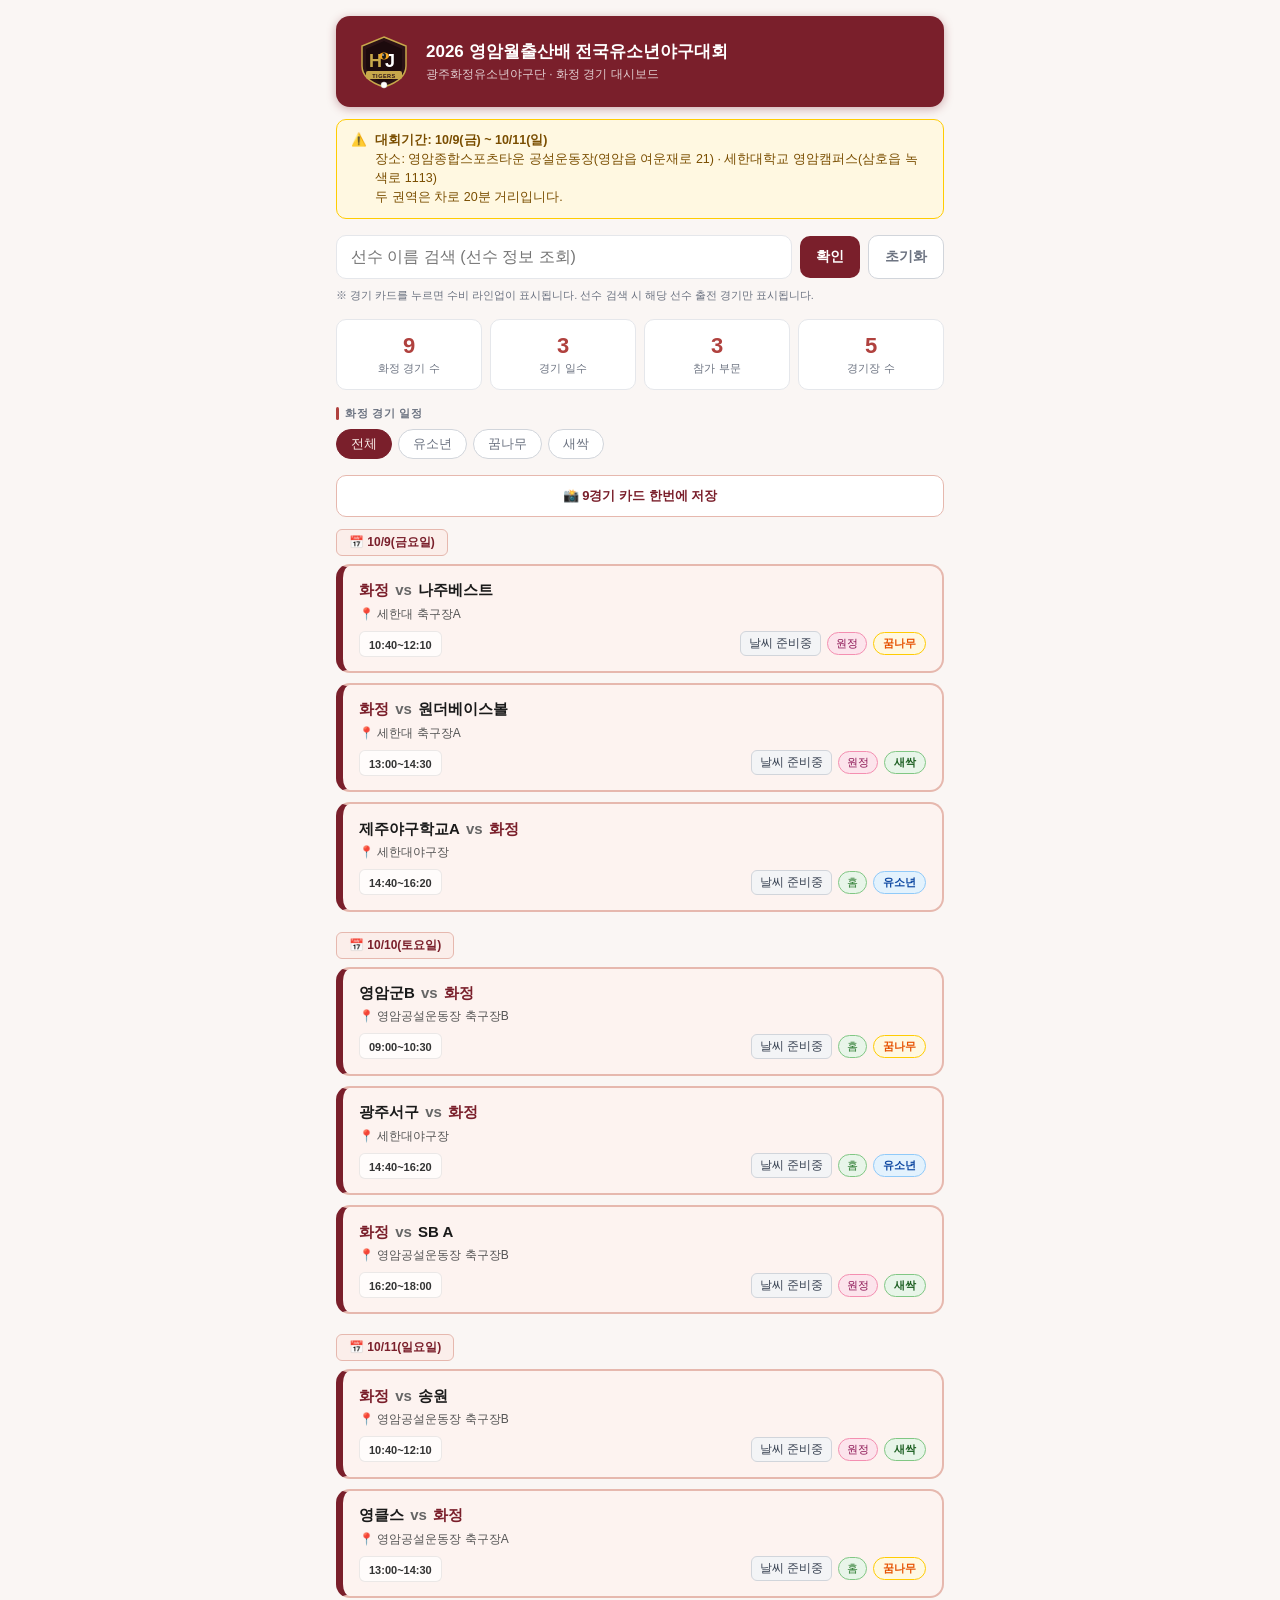
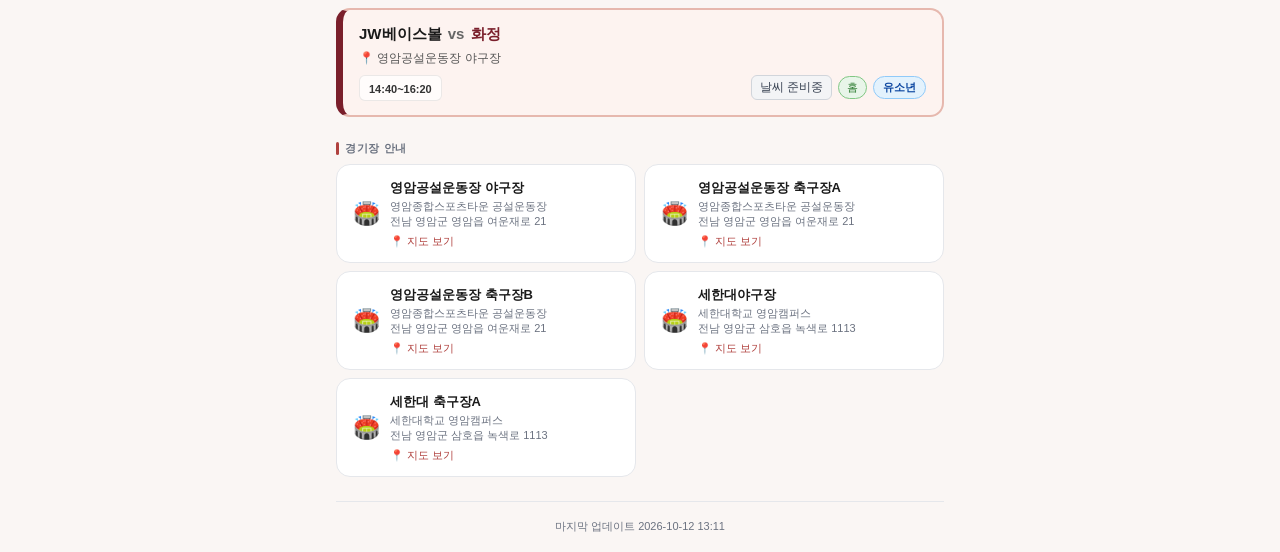
<file: index.html>
<!DOCTYPE html>
<html lang="ko">
<head>
<meta charset="UTF-8">
<meta name="viewport" content="width=device-width, initial-scale=1.0, maximum-scale=1.0">
<title>광주화정유소년야구단 대시보드</title>
<link rel="stylesheet" href="assets/app.css">
</head>
<body>
<div class="gov" id="gov" onclick="closeGame(event)">
  <div class="gpop" id="gpop" onclick="event.stopPropagation()">
    <div class="gph"><h3 id="gpTitle"></h3><button class="xbtn" onclick="closeGame()">✕</button></div>
    <div class="gpb" id="gpBody"></div>
  </div>
</div>
<div class="plov" id="plov" onclick="closePl()">
  <div class="plpop" onclick="event.stopPropagation()">
    <div class="mhd"><div class="mav" id="mAv"></div><div><div class="mname" id="mName"></div><div class="mnum" id="mNum"></div></div></div>
    <div class="mrows" id="mRows"></div>
    <button class="mcls" onclick="closePl()">닫기</button>
  </div>
</div>
<div class="vpov" id="vpov" onclick="closeVp()">
  <div class="vppop" onclick="event.stopPropagation()">
    <div class="mhd"><span style="font-size:26px">🏟️</span><div class="mname" id="vpName"></div></div>
    <div style="border-top:.5px solid var(--br);padding-top:10px;">
      <div style="font-size:13px;color:var(--t2);margin-bottom:12px;line-height:1.7;" id="vpAddr"></div>
      <div style="font-size:11px;color:var(--t2);margin-bottom:6px;font-weight:600;">배정 경기</div>
      <div class="vptags" id="vpGames"></div>
      <a class="nbtn" id="vpLink" href="#" target="_blank">📍 네이버 지도로 찾아가기</a>
      <button class="mcls" onclick="closeVp()">닫기</button>
    </div>
  </div>
</div>
<div class="galov" id="galov">
  <div class="galhd"><span id="galTitle"></span><button class="xbtn" onclick="closeGal()">✕</button></div>
  <div class="galbody" id="galBody"></div>
</div>
<div class="wrap" id="mainWrap">
  <div class="hdr">
    <svg class="logo-svg" viewBox="0 0 56 56" xmlns="http://www.w3.org/2000/svg">
      <path d="M28 3 L50 12 L50 32 Q50 46 28 53 Q6 46 6 32 L6 12 Z" fill="#2b1216" stroke="#c8a84b" stroke-width="1.5"/>
      <path d="M28 7 L46 15 L46 32 Q46 43 28 49 Q10 43 10 32 L10 15 Z" fill="#1c0a0d"/>
      <text x="13" y="33" font-family="Arial Black,sans-serif" font-weight="900" font-size="18" fill="#c8a84b" letter-spacing="-1">H</text>
      <text x="29" y="33" font-family="Arial Black,sans-serif" font-weight="900" font-size="18" fill="#ffffff" letter-spacing="-1">J</text>
      <ellipse cx="28" cy="22" rx="5" ry="3.5" fill="#f5a623"/>
      <ellipse cx="28" cy="22" rx="2" ry="3" fill="#1a1a1a"/>
      <circle cx="27" cy="21" r="0.8" fill="#fff"/>
      <rect x="10" y="37" width="36" height="8" rx="2" fill="#c8a84b"/>
      <text x="28" y="43.5" font-family="Arial,sans-serif" font-weight="700" font-size="5.5" fill="#2b1216" text-anchor="middle" letter-spacing="0.5">TIGERS</text>
      <circle cx="28" cy="51" r="3" fill="#fff" stroke="#ccc" stroke-width=".5"/>
    </svg>
    <div>
      <h1 id="hdrTitle">불러오는 중…</h1>
      <p>광주화정유소년야구단 · 화정 경기 대시보드</p>
    </div>
  </div>
  <div class="notice"><span>⚠️</span><div id="noticeBox"></div></div>
  <div class="search-bar">
    <input type="text" id="playerSearch" placeholder="선수 이름 검색 (선수 정보 조회)"
           onkeydown="if(event.key==='Enter') doSearch()" autocomplete="off">
    <button type="button" class="btn-confirm" onclick="doSearch()">확인</button>
    <button type="button" class="btn-reset" onclick="clearSearch()">초기화</button>
  </div>
  <div class="search-note">※ 경기 카드를 누르면 수비 라인업이 표시됩니다. 선수 검색 시 해당 선수 출전 경기만 표시됩니다.</div>
  <div class="stats" id="stats"></div>
  <div class="sec">화정 경기 일정</div>
  <div class="search-info" id="searchInfo"></div>
  <div id="searchCand"></div>
  <div class="filters" id="filters"></div>
  <div id="bulkbar"></div>
  <div id="glist"></div>
  <div class="sec" style="margin-top:1.5rem">경기장 안내</div>
  <div class="vrow" id="venues"></div>
  <div class="updated" id="updated"></div>
</div>
<script src="assets/app.js"></script>
</body>
</html>
</file>
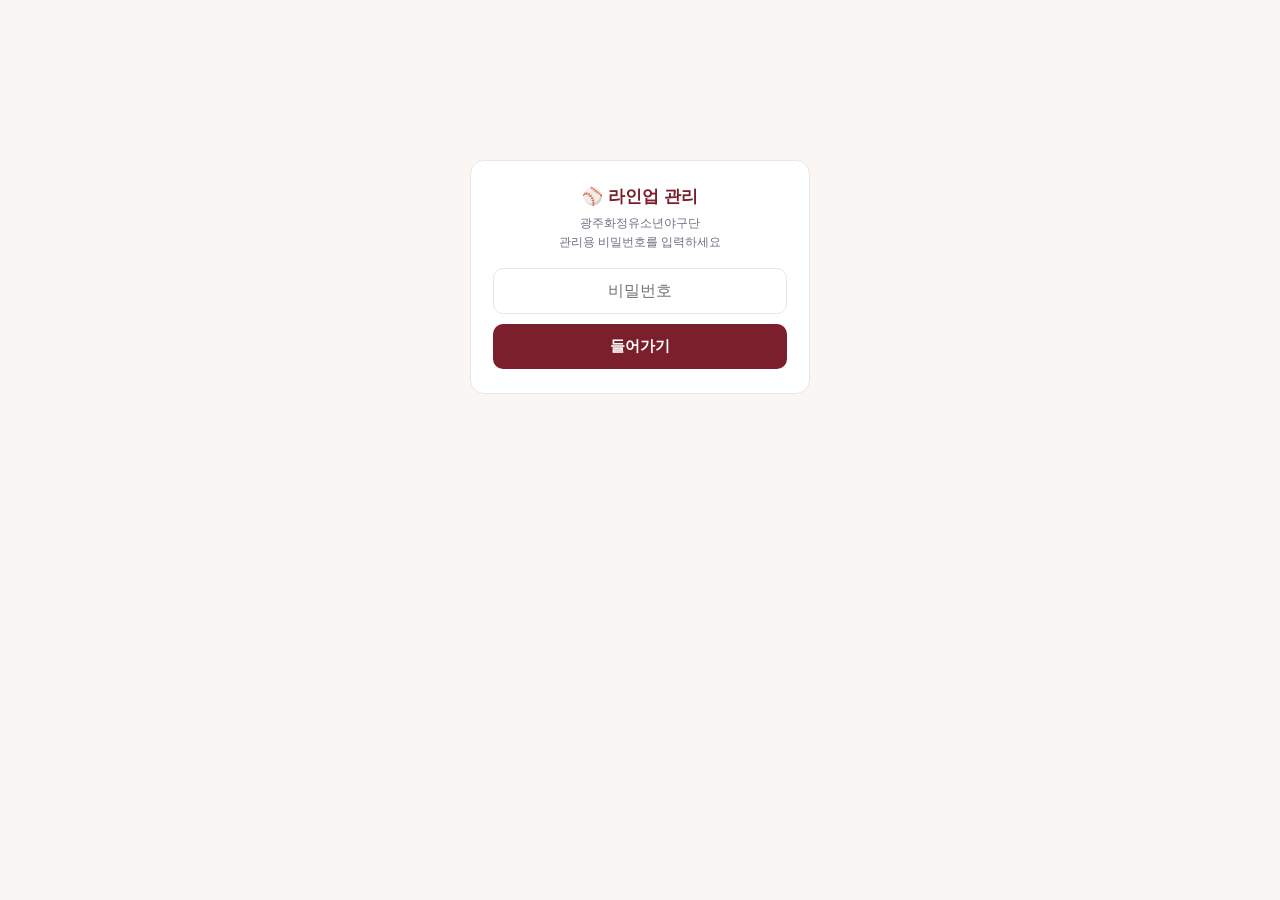
<file: admin.html>
<!DOCTYPE html>
<html lang="ko">
<head>
<meta charset="UTF-8">
<meta name="viewport" content="width=device-width, initial-scale=1.0">
<meta name="robots" content="noindex, nofollow">
<title>화정유소년야구단 - 라인업 관리</title>
<link rel="stylesheet" href="assets/app.css">
<style>
  .abar{background:var(--main);color:#fff;border-radius:var(--rl);padding:.9rem 1.1rem;margin-bottom:1rem;display:flex;align-items:center;justify-content:space-between;gap:10px;}
  .abar h1{font-size:16px;font-weight:700;}
  .abar p{font-size:11px;color:rgba(255,255,255,.75);margin-top:3px;}
  .abar a{color:#fff;font-size:11px;text-decoration:underline;opacity:.85;white-space:nowrap;}
  .demo{background:#fff8e1;border:1px solid #ffcc02;border-radius:var(--rm);padding:.7rem .9rem;margin-bottom:1rem;font-size:12.5px;color:#7a4e00;line-height:1.55;}
  .tabs{display:grid;grid-template-columns:1fr 1fr;gap:8px;margin-bottom:1rem;}
  .tab{padding:11px;border-radius:var(--rm);border:1.5px solid var(--br);background:var(--bg);color:var(--t2);font-size:14px;font-weight:700;cursor:pointer;font-family:inherit;}
  .tab.on{background:var(--light);border-color:var(--main);color:var(--txt);}
  .gsec{border:1px solid var(--br);border-radius:var(--rl);margin-bottom:10px;background:var(--bg);overflow:hidden;}
  .ghead{display:flex;align-items:center;gap:8px;padding:.85rem 1rem;cursor:pointer;background:var(--bg);}
  .ghead:hover{background:var(--bg2);}
  .gh-main{flex:1;min-width:0;}
  .gh-t{font-size:14px;font-weight:700;color:var(--tx);}
  .gh-s{font-size:11px;color:var(--t2);margin-top:3px;}
  .gh-n{font-size:11px;font-weight:700;padding:3px 9px;border-radius:999px;background:var(--light);color:var(--txt);border:.5px solid var(--border);white-space:nowrap;}
  .gh-n.warn{background:#fff1f0;color:#a3322f;border-color:#f0b7b2;}
  .chev{color:var(--b2);font-size:13px;}
  .gbody{display:none;padding:.25rem 1rem 1rem;border-top:1px solid var(--br);}
  .gsec.open .gbody{display:block;}
  .prow{display:flex;align-items:center;gap:10px;padding:7px 0;}
  .plab{width:74px;flex-shrink:0;font-size:12px;font-weight:600;color:var(--t2);}
  .prow select{flex:1;min-width:0;padding:10px;border-radius:var(--rs);border:1.5px solid var(--br);background:var(--bg);font-size:15px;font-family:inherit;color:var(--tx);}
  .prow select:focus{outline:none;border-color:var(--main);}
  .prow select.empty{color:var(--b2);}
  .prow select.dup{border-color:#c0392b;background:#fff5f4;}
  .ghint{font-size:11px;color:#a3322f;margin-top:8px;display:none;}
  .ghint.show{display:block;}
  .rlist{display:flex;flex-direction:column;gap:7px;margin-bottom:1rem;}
  .ritem{display:flex;align-items:center;gap:8px;background:var(--bg);border:1px solid var(--br);border-radius:var(--rm);padding:8px 10px;}
  .ritem .rn{flex:1;font-size:14px;font-weight:600;color:var(--tx);}
  .ritem input{width:72px;padding:8px;border-radius:var(--rs);border:1.5px solid var(--br);font-size:14px;font-family:inherit;text-align:center;}
  .ritem input:focus{outline:none;border-color:var(--main);}
  .rdel{border:none;background:none;color:#b0413e;font-size:13px;cursor:pointer;padding:6px;font-family:inherit;}
  .radd{display:flex;gap:8px;margin-bottom:1rem;}
  .radd input{padding:11px;border-radius:var(--rm);border:1.5px solid var(--br);font-size:15px;font-family:inherit;}
  .radd input.nm{flex:1;min-width:0;}
  .radd input.nu{width:84px;text-align:center;}
  .radd button{padding:11px 16px;border-radius:var(--rm);border:none;background:var(--mid);color:#fff;font-size:14px;font-weight:700;cursor:pointer;font-family:inherit;}
  .savebar2{position:sticky;bottom:0;background:linear-gradient(to top,var(--bg2) 72%,transparent);padding:14px 0 10px;margin-top:4px;}
  .bigsave{width:100%;padding:15px;border:none;border-radius:var(--rm);background:var(--main);color:#fff;font-size:16px;font-weight:700;cursor:pointer;font-family:inherit;}
  .bigsave:disabled{opacity:.45;cursor:default;}
  .savenote{font-size:11px;color:var(--t2);text-align:center;margin-top:7px;line-height:1.5;}
  .gate{max-width:340px;margin:16vh auto 0;background:var(--bg);border:1px solid var(--br);border-radius:var(--rl);padding:1.5rem 1.4rem;text-align:center;}
  .gate h2{font-size:17px;color:var(--txt);margin-bottom:6px;}
  .gate p{font-size:12px;color:var(--t2);margin-bottom:16px;line-height:1.6;}
  .gate input{width:100%;padding:13px;border-radius:var(--rm);border:1.5px solid var(--br);font-size:16px;font-family:inherit;text-align:center;margin-bottom:10px;}
  .gate input:focus{outline:none;border-color:var(--main);}
  .gate button{width:100%;padding:13px;border:none;border-radius:var(--rm);background:var(--main);color:#fff;font-size:15px;font-weight:700;cursor:pointer;font-family:inherit;}
  .gate .err{font-size:12px;color:#c0392b;margin-top:10px;display:none;}
  .gate .err.show{display:block;}
  .pv{display:none;position:fixed;inset:0;background:rgba(0,0,0,.6);z-index:900;align-items:flex-end;justify-content:center;}
  .pv.open{display:flex;}
  .pvbox{background:var(--bg);border-radius:var(--rl) var(--rl) 0 0;width:100%;max-width:640px;max-height:88vh;display:flex;flex-direction:column;}
  .pvh{display:flex;align-items:center;justify-content:space-between;padding:1rem 1.2rem .8rem;border-bottom:1px solid var(--br);}
  .pvh h3{font-size:15px;font-weight:700;color:var(--tx);}
  .pvb{overflow-y:auto;padding:1rem 1.2rem 1.5rem;}
  .chg{font-size:13px;line-height:1.7;color:var(--tx);}
  .chg b{color:var(--mid);}
  .chg .none{color:var(--t2);}
  .chg code{background:var(--bg2);padding:1px 6px;border-radius:4px;font-size:12px;}
</style>
</head>
<body>
<div class="pv" id="pv" onclick="if(event.target.id==='pv')closePv()">
  <div class="pvbox">
    <div class="pvh"><h3 id="pvTitle">변경 내용</h3><button class="xbtn" onclick="closePv()">✕</button></div>
    <div class="pvb"><div class="chg" id="pvBody"></div></div>
  </div>
</div>

<div class="wrap" id="gateWrap">
  <div class="gate">
    <h2>⚾ 라인업 관리</h2>
    <p>광주화정유소년야구단<br>관리용 비밀번호를 입력하세요</p>
    <input type="password" id="pw" placeholder="비밀번호" onkeydown="if(event.key==='Enter')unlock()">
    <button onclick="unlock()">들어가기</button>
    <div class="err" id="gateErr">비밀번호가 맞지 않습니다</div>
  </div>
</div>

<div class="wrap" id="app" style="display:none">
  <div class="abar">
    <div>
      <h1 id="tName">불러오는 중…</h1>
      <p id="tSub"></p>
    </div>
    <a href="./">대시보드 →</a>
  </div>
  <div class="demo" id="demoNote">
    <b>미리보기 모드입니다.</b> 지금은 저장 버튼을 눌러도 실제로 반영되지 않고, 무엇이 바뀌는지만 보여줍니다. 조작감을 확인해 보세요.
  </div>
  <div class="tabs">
    <button class="tab on" id="tabL" onclick="setTab('lineup')">라인업</button>
    <button class="tab" id="tabR" onclick="setTab('roster')">선수 명단</button>
  </div>
  <div id="paneLineup"></div>
  <div id="paneRoster" style="display:none"></div>
  <div class="savebar2">
    <button class="bigsave" id="saveBtn" onclick="save()">저장하기</button>
    <div class="savenote" id="saveNote">변경한 내용이 없습니다</div>
  </div>
</div>

<script>
/* 연결 후 이 값만 Worker 주소로 바꾸면 실제 저장이 동작합니다 */
const API = '';
const PASSWORD = 'hwajung';

const POS = [
  {key:'CF',label:'CF 중견'},{key:'LF',label:'LF 좌익'},{key:'RF',label:'RF 우익'},
  {key:'SS',label:'SS 유격'},{key:'B2',label:'2B 2루'},{key:'B3',label:'3B 3루'},
  {key:'SP',label:'SP 투수'},{key:'B1',label:'1B 1루'},{key:'C',label:'C 포수'},
  {key:'EH',label:'EH 지명'}
];
let T=null, ROSTER=null, orig=null, tab='lineup';

const disp = n => n.replace(/\(\d+\)$/,'');
const clone = o => JSON.parse(JSON.stringify(o));

function unlock(){
  const v=document.getElementById('pw').value.trim();
  if(v!==PASSWORD){ document.getElementById('gateErr').classList.add('show'); return; }
  sessionStorage.setItem('hjAuth','1');
  document.getElementById('gateWrap').style.display='none';
  document.getElementById('app').style.display='';
  boot();
}
if(sessionStorage.getItem('hjAuth')==='1'){
  document.getElementById('gateWrap').style.display='none';
  document.getElementById('app').style.display='';
  addEventListener('DOMContentLoaded',boot);
}

async function boot(){
  if(T) return;
  const [r,t]=await Promise.all([
    fetch('data/roster.json?v='+Date.now()).then(x=>x.json()),
    fetch('data/current.json?v='+Date.now()).then(x=>x.json())
  ]);
  ROSTER=r; T=t;
  orig={roster:clone(r), lineups:clone(t.lineups)};
  document.getElementById('tName').textContent=T.shortName||T.name;
  document.getElementById('tSub').textContent=`화정 ${T.games.length}경기 · 선수 ${Object.keys(ROSTER).length}명`;
  if(API) document.getElementById('demoNote').style.display='none';
  renderLineup(); renderRoster(); dirtyCheck();
}

function setTab(t){
  tab=t;
  document.getElementById('tabL').className='tab'+(t==='lineup'?' on':'');
  document.getElementById('tabR').className='tab'+(t==='roster'?' on':'');
  document.getElementById('paneLineup').style.display=t==='lineup'?'':'none';
  document.getElementById('paneRoster').style.display=t==='roster'?'':'none';
}

function names(){ return Object.keys(ROSTER).sort((a,b)=>disp(a).localeCompare(disp(b),'ko')); }

function renderLineup(){
  const byDate={};
  T.games.forEach(g=>{ (byDate[g.date]=byDate[g.date]||[]).push(g); });
  document.getElementById('paneLineup').innerHTML = Object.entries(byDate).map(([d,gs])=>`
    <div class="dlbl">📅 ${d}(${gs[0].dow}요일)</div>
    ${gs.map(g=>{
      const lu=T.lineups[g.id]||{};
      const n=POS.filter(p=>lu[p.key]).length;
      return `<div class="gsec" id="sec${g.id}">
        <div class="ghead" onclick="toggle('${g.id}')">
          <div class="gh-main">
            <div class="gh-t">${g.left} vs ${g.right}</div>
            <div class="gh-s">${g.time} · ${g.cat} · ${g.venue}</div>
          </div>
          <span class="gh-n" id="cnt${g.id}">${n}명</span>
          <span class="chev">▾</span>
        </div>
        <div class="gbody">
          ${POS.map(p=>`<div class="prow">
            <span class="plab">${p.label}</span>
            <select id="s_${g.id}_${p.key}" onchange="pick('${g.id}','${p.key}',this.value)">
              <option value="">— 선택 안 함 —</option>
              ${names().map(nm=>`<option value="${nm}"${lu[p.key]===nm?' selected':''}>${disp(nm)}${ROSTER[nm].num?'  '+ROSTER[nm].num:''}</option>`).join('')}
            </select>
          </div>`).join('')}
          <div class="ghint" id="hint${g.id}"></div>
        </div>
      </div>`;
    }).join('')}`).join('');
  T.games.forEach(g=>paint(g.id));
}

function toggle(id){ document.getElementById('sec'+id).classList.toggle('open'); }

function pick(gid,key,val){
  T.lineups[gid]=T.lineups[gid]||{};
  T.lineups[gid][key]=val;
  paint(gid); dirtyCheck();
}

function paint(gid){
  const lu=T.lineups[gid]||{};
  const seen={}, dups=new Set();
  POS.forEach(p=>{ const v=lu[p.key]; if(!v) return; if(seen[v]) dups.add(v); seen[v]=1; });
  POS.forEach(p=>{
    const el=document.getElementById(`s_${gid}_${p.key}`); if(!el) return;
    el.className = (!lu[p.key]?'empty ':'') + (lu[p.key]&&dups.has(lu[p.key])?'dup':'');
  });
  const n=POS.filter(p=>lu[p.key]).length;
  const cnt=document.getElementById('cnt'+gid);
  cnt.textContent=n+'명'; cnt.className='gh-n'+(dups.size?' warn':'');
  const h=document.getElementById('hint'+gid);
  if(dups.size){ h.textContent='⚠️ 같은 선수가 두 자리에 있습니다: '+[...dups].map(disp).join(', '); h.classList.add('show'); }
  else h.classList.remove('show');
}

function renderRoster(){
  document.getElementById('paneRoster').innerHTML=`
    <div class="radd">
      <input class="nm" id="newName" placeholder="선수 이름" autocomplete="off">
      <input class="nu" id="newNum" placeholder="등번호" inputmode="numeric" autocomplete="off">
      <button onclick="addPlayer()">추가</button>
    </div>
    <div class="rlist">
      ${names().map(n=>`<div class="ritem">
        <span class="rn">${disp(n)}</span>
        <input value="${ROSTER[n].num||''}" placeholder="—" inputmode="numeric"
               onchange="setNum('${n}',this.value)">
        <button class="rdel" onclick="delPlayer('${n}')">삭제</button>
      </div>`).join('')}
    </div>`;
}

function setNum(n,v){ ROSTER[n].num=v.trim(); dirtyCheck(); }

function addPlayer(){
  const nm=document.getElementById('newName').value.trim();
  const nu=document.getElementById('newNum').value.trim();
  if(!nm) return;
  let key=nm;
  if(ROSTER[nm]!==undefined || Object.keys(ROSTER).some(k=>disp(k)===nm)){
    if(!nu){ alert('같은 이름의 선수가 있습니다. 구분을 위해 등번호를 입력하세요.'); return; }
    key=`${nm}(${nu})`;
  }
  if(ROSTER[key]){ alert('이미 등록된 선수입니다.'); return; }
  ROSTER[key]={num:nu};
  document.getElementById('newName').value='';
  document.getElementById('newNum').value='';
  renderRoster(); renderLineup(); dirtyCheck();
}

function delPlayer(n){
  const used=T.games.filter(g=>Object.values(T.lineups[g.id]||{}).includes(n));
  if(used.length){
    alert(`${disp(n)} 선수는 ${used.length}개 경기 라인업에 들어 있습니다.\n먼저 해당 경기에서 빼주세요.`);
    return;
  }
  if(!confirm(`${disp(n)} 선수를 명단에서 지울까요?`)) return;
  delete ROSTER[n];
  renderRoster(); renderLineup(); dirtyCheck();
}

function diff(){
  const out=[];
  T.games.forEach(g=>{
    const a=orig.lineups[g.id]||{}, b=T.lineups[g.id]||{};
    POS.forEach(p=>{
      const x=a[p.key]||'', y=b[p.key]||'';
      if(x!==y) out.push({type:'lineup',g,pos:p.label,from:x,to:y});
    });
  });
  Object.keys(ROSTER).forEach(n=>{
    if(!orig.roster[n]) out.push({type:'add',name:n,num:ROSTER[n].num});
    else if((orig.roster[n].num||'')!==(ROSTER[n].num||''))
      out.push({type:'num',name:n,from:orig.roster[n].num||'없음',to:ROSTER[n].num||'없음'});
  });
  Object.keys(orig.roster).forEach(n=>{ if(!ROSTER[n]) out.push({type:'del',name:n}); });
  return out;
}

function dirtyCheck(){
  const d=diff();
  document.getElementById('saveBtn').disabled = d.length===0;
  document.getElementById('saveNote').textContent =
    d.length===0 ? '변경한 내용이 없습니다' : `${d.length}건 변경됨`;
}

function changeHtml(d){
  if(!d.length) return '<span class="none">변경한 내용이 없습니다.</span>';
  const L=d.filter(x=>x.type==='lineup'), R=d.filter(x=>x.type!=='lineup');
  let h='';
  if(L.length){
    h+='<b>라인업</b><br>';
    L.forEach(x=>{
      h+=`· ${x.g.date} ${x.g.cat} — ${x.pos}: `+
         `<code>${x.from?disp(x.from):'빈자리'}</code> → <code>${x.to?disp(x.to):'빈자리'}</code><br>`;
    });
  }
  if(R.length){
    h+=(L.length?'<br>':'')+'<b>선수 명단</b><br>';
    R.forEach(x=>{
      if(x.type==='add') h+=`· 추가: ${disp(x.name)} ${x.num||'(번호 없음)'}<br>`;
      if(x.type==='del') h+=`· 삭제: ${disp(x.name)}<br>`;
      if(x.type==='num') h+=`· ${disp(x.name)} 등번호 ${x.from} → ${x.to}<br>`;
    });
  }
  return h;
}

function stamp(){
  const d=new Date(), p=n=>String(n).padStart(2,'0');
  return `${d.getFullYear()}-${p(d.getMonth()+1)}-${p(d.getDate())} ${p(d.getHours())}:${p(d.getMinutes())}`;
}

async function save(){
  const d=diff();
  if(!d.length) return;
  if(!API){
    document.getElementById('pvTitle').textContent='이렇게 저장됩니다';
    document.getElementById('pvBody').innerHTML=changeHtml(d)+
      '<br><br><span class="none">미리보기 모드라 실제로는 저장되지 않았습니다.</span>';
    document.getElementById('pv').classList.add('open');
    return;
  }
  const btn=document.getElementById('saveBtn');
  btn.disabled=true; btn.textContent='저장 중…';
  try{
    T.updated=stamp();
    const res=await fetch(API,{
      method:'POST',
      headers:{'Content-Type':'application/json'},
      body:JSON.stringify({password:PASSWORD, current:T, roster:ROSTER})
    });
    if(!res.ok) throw new Error('HTTP '+res.status);
    orig={roster:clone(ROSTER), lineups:clone(T.lineups)};
    document.getElementById('pvTitle').textContent='저장했습니다';
    document.getElementById('pvBody').innerHTML=changeHtml(d)+
      '<br><br><span class="none">1~2분 뒤 대시보드에 반영됩니다.</span>';
    document.getElementById('pv').classList.add('open');
  }catch(e){
    alert('저장하지 못했습니다.\n잠시 뒤 다시 시도해 주세요.\n\n'+e.message);
  }finally{
    btn.textContent='저장하기'; dirtyCheck();
  }
}

function closePv(){ document.getElementById('pv').classList.remove('open'); }
</script>
</body>
</html>
</file>
<file: assets/app.css>
:root{
    --main:#7a1f2b;--mid:#b0413e;--light:#fbeeea;--border:#e6b8ae;--field:#2b1216;--txt:#7a1f2b;
    --bg:#fff;--bg2:#faf6f4;--tx:#1a1a1a;--t2:#6b7280;--br:#e5e7eb;--b2:#d1d5db;
    --rs:6px;--rm:10px;--rl:14px;
  }
  *{box-sizing:border-box;margin:0;padding:0;}
  body{font-family:-apple-system,BlinkMacSystemFont,'Segoe UI','Noto Sans KR',sans-serif;background:var(--bg2);color:var(--tx);min-height:100vh;}
  .wrap{max-width:640px;margin:0 auto;padding:1rem;}
  .hdr{border-radius:var(--rl);padding:1.1rem 1.25rem;margin-bottom:.75rem;display:flex;align-items:center;gap:14px;background:var(--main);box-shadow:0 2px 10px rgba(122,31,43,.35);}
  .logo-svg{width:56px;height:56px;flex-shrink:0;}
  .hdr h1{font-size:17px;font-weight:700;color:#fff;margin-bottom:3px;}
  .hdr p{font-size:12px;color:rgba(255,255,255,.78);}
  .notice{background:#fff8e1;border:1px solid #ffcc02;border-radius:var(--rm);padding:.7rem .9rem;margin-bottom:1rem;font-size:12.5px;color:#7a4e00;line-height:1.5;display:flex;gap:8px;align-items:flex-start;}
  .notice b{font-weight:700;}
  .agenda{display:flex;gap:8px;margin-bottom:1rem;flex-wrap:wrap;}
  .agenda .abadge{flex:1;min-width:150px;background:var(--light);border:1px solid var(--border);border-radius:var(--rm);padding:.6rem .8rem;font-size:12px;color:var(--txt);font-weight:600;}
  .agenda .abadge span{display:block;font-size:11px;font-weight:500;color:#9a5a52;margin-top:2px;}
  .search-bar{display:flex;gap:8px;margin-bottom:.6rem;align-items:center;}
  .search-bar input{
    flex:1;padding:12px 14px;border-radius:var(--rm);border:1.5px solid var(--br);
    font-size:16px;background:var(--bg);outline:none;transition:border-color .2s;font-family:inherit;
  }
  .search-bar input:focus{border-color:var(--main);}
  .search-bar button{padding:12px 16px;border-radius:var(--rm);border:none;font-size:14px;font-weight:600;cursor:pointer;white-space:nowrap;font-family:inherit;}
  .btn-confirm{background:var(--main);color:#fff;}
  .btn-confirm:hover{opacity:.9;}
  .btn-reset{background:var(--bg);color:var(--t2);border:1.5px solid var(--b2) !important;}
  .btn-reset:hover{background:#f3f4f6;}
  .search-note{font-size:11px;color:var(--t2);margin-bottom:1rem;}
  .stats{display:grid;grid-template-columns:repeat(4,1fr);gap:8px;margin-bottom:1rem;}
  .stat{background:var(--bg);border-radius:var(--rm);padding:.8rem .5rem;text-align:center;border:.5px solid var(--br);}
  .stat .n{font-size:22px;font-weight:700;color:var(--mid);}
  .stat .l{font-size:11px;color:var(--t2);margin-top:2px;}
  .sec{font-size:11px;font-weight:600;color:var(--t2);margin-bottom:8px;display:flex;align-items:center;gap:6px;text-transform:uppercase;letter-spacing:.06em;}
  .sec::before{content:'';width:3px;height:13px;border-radius:2px;background:var(--mid);}
  .vrow{display:grid;grid-template-columns:1fr 1fr;gap:8px;margin-bottom:1rem;}
  .vcard{background:var(--bg);border:.5px solid var(--br);border-radius:var(--rl);padding:.85rem 1rem;cursor:pointer;display:flex;align-items:center;gap:10px;transition:border-color .15s;}
  .vcard:hover{border-color:var(--mid);}
  .vc-name{font-size:13px;font-weight:600;color:var(--tx);}
  .vc-addr{font-size:11px;color:var(--t2);margin-top:2px;line-height:1.4;}
  .vc-link{font-size:11px;margin-top:4px;font-weight:500;color:var(--mid);}
  .filters{display:flex;gap:6px;margin-bottom:1rem;flex-wrap:wrap;}
  .fbtn{padding:5px 14px;border-radius:999px;font-size:13px;cursor:pointer;border:.5px solid var(--b2);background:var(--bg);color:var(--t2);font-weight:500;}
  .fbtn.on{background:var(--main);color:#fbeeea;border-color:var(--main);}
  .dlbl{font-size:12px;font-weight:600;border-radius:var(--rs);padding:4px 12px;display:inline-block;margin-bottom:8px;color:var(--txt);background:var(--light);border:.5px solid var(--border);}
  .gcards{display:flex;flex-direction:column;gap:10px;margin-bottom:1.25rem;}
  .gcard{border-radius:var(--rl);padding:.9rem 1rem;display:flex;flex-direction:column;gap:6px;cursor:pointer;transition:transform .12s, box-shadow .15s;background:#fdf3f0;border:2px solid var(--border);border-left:7px solid var(--main);}
  .gcard:hover{transform:translateY(-1px);box-shadow:0 4px 14px rgba(122,31,43,.2);}
  .gtop{display:flex;align-items:center;gap:8px;}
  .gm{font-size:15px;font-weight:700;color:var(--tx);line-height:1.3;}
  .gm .vs{font-weight:600;margin:0 2px;color:#666;}
  .gm .hj{color:var(--main);}
  .gvenue{margin:-2px 0 2px 0;}
  .gvenue .vlink{font-size:12px;color:#555;text-decoration:none;font-weight:500;display:inline-flex;align-items:center;gap:3px;}
  .gvenue .vlink:hover{text-decoration:underline;}
  .gbot{display:flex;align-items:center;gap:6px;flex-wrap:wrap;}
  .tbadge{text-align:center;border-radius:var(--rs);padding:3px 9px;flex-shrink:0;background:rgba(255,255,255,.7);border:.5px solid rgba(0,0,0,.08);}
  .tbadge span{font-size:11px;font-weight:600;white-space:nowrap;color:#333;}
  .spacer{flex:1;}
  .cb{padding:3px 9px;border-radius:999px;font-size:11px;font-weight:700;flex-shrink:0;}
  .c유소년{background:#e3f2fd;color:#0d47a1;border:.5px solid #90caf9;}
  .c꿈나무{background:#fff8e1;color:#e65100;border:.5px solid #ffcc02;}
  .c새싹{background:#e8f5e9;color:#1b5e20;border:.5px solid #81c784;}
  .sb{font-size:11px;padding:3px 8px;border-radius:999px;font-weight:500;flex-shrink:0;}
  .home{background:#e8f5e9;color:#2e7d32;border:.5px solid #81c784;}
  .away{background:#fce4ec;color:#880e4f;border:.5px solid #f48fb1;}
  .wx{display:flex;align-items:center;gap:4px;font-size:12px;font-weight:500;background:rgba(255,255,255,.75);border:.5px solid rgba(0,0,0,.08);border-radius:var(--rs);padding:3px 8px;color:#0369a1;white-space:nowrap;flex-shrink:0;}
  .wx.rain{background:#fef3c7;border-color:#fcd34d;color:#92400e;}
  .wx.cloud{background:#f3f4f6;border-color:var(--b2);color:#374151;}
  .wx.load{background:#f9fafb;border-color:var(--br);color:#9ca3af;}
  .cand-box{background:var(--bg);border:1.5px solid var(--br);border-radius:var(--rl);padding:1rem 1.1rem;margin-bottom:1rem;}
  .cand-title{font-size:13px;font-weight:600;color:var(--t2);margin-bottom:10px;}
  .cand-list{display:flex;flex-direction:column;gap:8px;}
  .cand-btn{display:flex;align-items:center;justify-content:space-between;padding:11px 14px;border-radius:var(--rm);border:1.5px solid var(--br);background:var(--bg);cursor:pointer;font-size:15px;font-weight:600;color:var(--tx);transition:all .15s;font-family:inherit;}
  .cand-btn:hover{border-color:var(--mid);background:#fdf3f0;}
  .cand-num{font-size:13px;font-weight:700;color:#7a1f2b;background:#fbeeea;padding:3px 10px;border-radius:999px;}
  .gov{display:none;position:fixed;inset:0;background:rgba(0,0,0,.55);z-index:800;align-items:flex-end;justify-content:center;}
  .gov.open{display:flex;}
  .gpop{background:var(--bg);border-radius:var(--rl) var(--rl) 0 0;width:100%;max-width:640px;max-height:92vh;overflow-y:auto;box-shadow:0 -4px 32px rgba(0,0,0,.25);animation:slideUp .25s ease;}
  @keyframes slideUp{from{transform:translateY(100%)}to{transform:translateY(0)}}
  .gph{display:flex;align-items:center;justify-content:space-between;padding:1rem 1.25rem .85rem;border-bottom:.5px solid var(--br);position:sticky;top:0;background:var(--bg);z-index:1;}
  .gph h3{font-size:14px;font-weight:700;color:var(--tx);}
  .xbtn{width:32px;height:32px;border-radius:50%;border:none;background:var(--bg2);cursor:pointer;font-size:17px;display:flex;align-items:center;justify-content:center;color:var(--t2);}
  .gpb{padding:1rem 1.25rem 1.5rem;}
  .vsbox{display:flex;align-items:center;gap:12px;padding:10px 14px;border-radius:var(--rm);margin-bottom:12px;background:var(--light);border:.5px solid var(--border);}
  .vst{flex:1;text-align:center;}
  .vn{font-size:15px;font-weight:700;color:var(--txt);}
  .vn.hw{color:#a3322f !important;}
  .vr{font-size:11px;color:var(--t2);margin-top:2px;}
  .vsep{font-size:18px;font-weight:700;color:var(--b2);}
  .meta{font-size:12px;color:var(--t2);margin-bottom:10px;display:flex;gap:8px;align-items:center;flex-wrap:wrap;}
  .mlink{text-decoration:underline;cursor:pointer;font-weight:500;color:var(--mid);}
  .field{border-radius:var(--rl);padding:1rem .5rem;box-shadow:inset 0 2px 8px rgba(0,0,0,.2);background:var(--field);}
  .ftitle{font-size:11px;text-align:center;margin-bottom:8px;color:rgba(255,255,255,.6);}
  .diamond{position:relative;width:100%;max-width:380px;height:340px;margin:0 auto;}
  .diamond svg{position:absolute;top:0;left:0;width:100%;height:100%;pointer-events:none;}
  .pnode{position:absolute;transform:translate(-50%,-50%);background:#f5f5dc;border:1.5px solid #8B6914;border-radius:var(--rs);padding:4px 8px;min-width:62px;text-align:center;cursor:pointer;transition:transform .12s;z-index:2;}
  .pnode:hover{transform:translate(-50%,-50%) scale(1.1);background:#fffde7;}
  .pnode.pitcher{background:#fff9c4;border-color:#f9a825;}
  .pnode.catcher{background:#e3f2fd;border-color:#1565c0;}
  .pnode.extra{background:#f3e5f5;border-color:#8e24aa;}
  .pname{font-size:12px;font-weight:600;color:#1a1a1a;}
  .ppos{font-size:9px;color:#666;margin-top:1px;}
  .bulkbar{display:flex;align-items:center;gap:8px;margin-bottom:12px;}
  .bulkbtn{flex:1;padding:11px;border:1.5px solid var(--border);border-radius:var(--rm);background:var(--bg);color:var(--txt);font-size:13px;font-weight:700;cursor:pointer;font-family:inherit;}
  .bulkbtn:disabled{opacity:.6;cursor:default;}
  .galov{display:none;position:fixed;inset:0;background:rgba(0,0,0,.85);z-index:1200;flex-direction:column;}
  .galov.open{display:flex;}
  .galhd{display:flex;align-items:center;justify-content:space-between;padding:14px 16px;color:#fff;font-size:13px;font-weight:600;flex-shrink:0;}
  .galbody{flex:1;overflow-y:auto;padding:4px 16px 28px;display:flex;flex-direction:column;gap:18px;}
  .galbody img{width:100%;border-radius:10px;display:block;}
  .galcap{color:rgba(255,255,255,.75);font-size:12px;margin-bottom:6px;}
  .savebar{margin-top:14px;}
  .savebtn{width:100%;padding:14px;border:none;border-radius:var(--rm);background:#7a1f2b;color:#fff;font-size:15px;font-weight:700;cursor:pointer;font-family:inherit;}
  .savebtn:active{opacity:.85;}
  .savehint{font-size:11px;color:var(--t2);text-align:center;margin-top:7px;line-height:1.5;}
  .lineup-pending{border-radius:var(--rl);padding:2.2rem 1rem;text-align:center;background:var(--bg2);border:1.5px dashed var(--b2);color:var(--t2);font-size:13px;line-height:1.6;}
  .plov,.vpov{display:none;position:fixed;inset:0;background:rgba(0,0,0,.45);z-index:1100;align-items:center;justify-content:center;padding:1rem;}
  .plov.open,.vpov.open{display:flex;}
  .plpop{background:var(--bg);border-radius:var(--rl);padding:1.25rem;width:260px;box-shadow:0 8px 40px rgba(0,0,0,.35);}
  .vppop{background:var(--bg);border-radius:var(--rl);padding:1.25rem;width:300px;box-shadow:0 8px 32px rgba(0,0,0,.25);}
  .mhd{display:flex;align-items:center;gap:12px;margin-bottom:14px;}
  .mav{width:48px;height:48px;border-radius:50%;display:flex;align-items:center;justify-content:center;font-size:20px;font-weight:700;flex-shrink:0;background:#f1f5f9;color:#334155;border:2px solid var(--b2);}
  .mname{font-size:16px;font-weight:700;color:var(--tx);}
  .mnum{font-size:13px;color:var(--t2);margin-top:2px;}
  .mrows{border-top:.5px solid var(--br);padding-top:10px;}
  .mrow{display:flex;justify-content:space-between;padding:7px 0;border-bottom:.5px solid var(--br);font-size:13px;}
  .mrow:last-child{border-bottom:none;}
  .ml{color:var(--t2);} .mv{color:var(--tx);font-weight:600;}
  .mcls{display:block;width:100%;margin-top:14px;padding:9px;text-align:center;cursor:pointer;color:#fff;border-radius:var(--rm);border:none;font-size:13px;font-weight:600;background:#334155;}
  .vptags{display:flex;flex-wrap:wrap;gap:5px;margin-bottom:14px;}
  .vptag{font-size:11px;padding:3px 9px;border-radius:999px;background:#f1f5f9;color:#334155;border:.5px solid var(--b2);}
  .nbtn{display:flex;align-items:center;justify-content:center;gap:6px;width:100%;padding:10px;border-radius:var(--rm);background:#03C75A;color:#fff;border:none;font-size:13px;font-weight:600;cursor:pointer;margin-bottom:8px;text-decoration:none;}
  .empty-msg{text-align:center;padding:2.5rem 1rem;color:var(--t2);font-size:14px;line-height:1.6;}
  .search-info{font-size:12px;color:var(--t2);margin-bottom:10px;padding:6px 12px;background:#f1f5f9;border-radius:var(--rs);display:none;}
  .search-info.show{display:block;}
  @media(max-width:400px){.stats{grid-template-columns:repeat(2,1fr);}.vrow{grid-template-columns:1fr;}}
  .updated{margin-top:1.5rem;padding-top:1rem;border-top:.5px solid var(--br);text-align:center;font-size:11px;color:var(--t2);line-height:1.6;}
</file>
